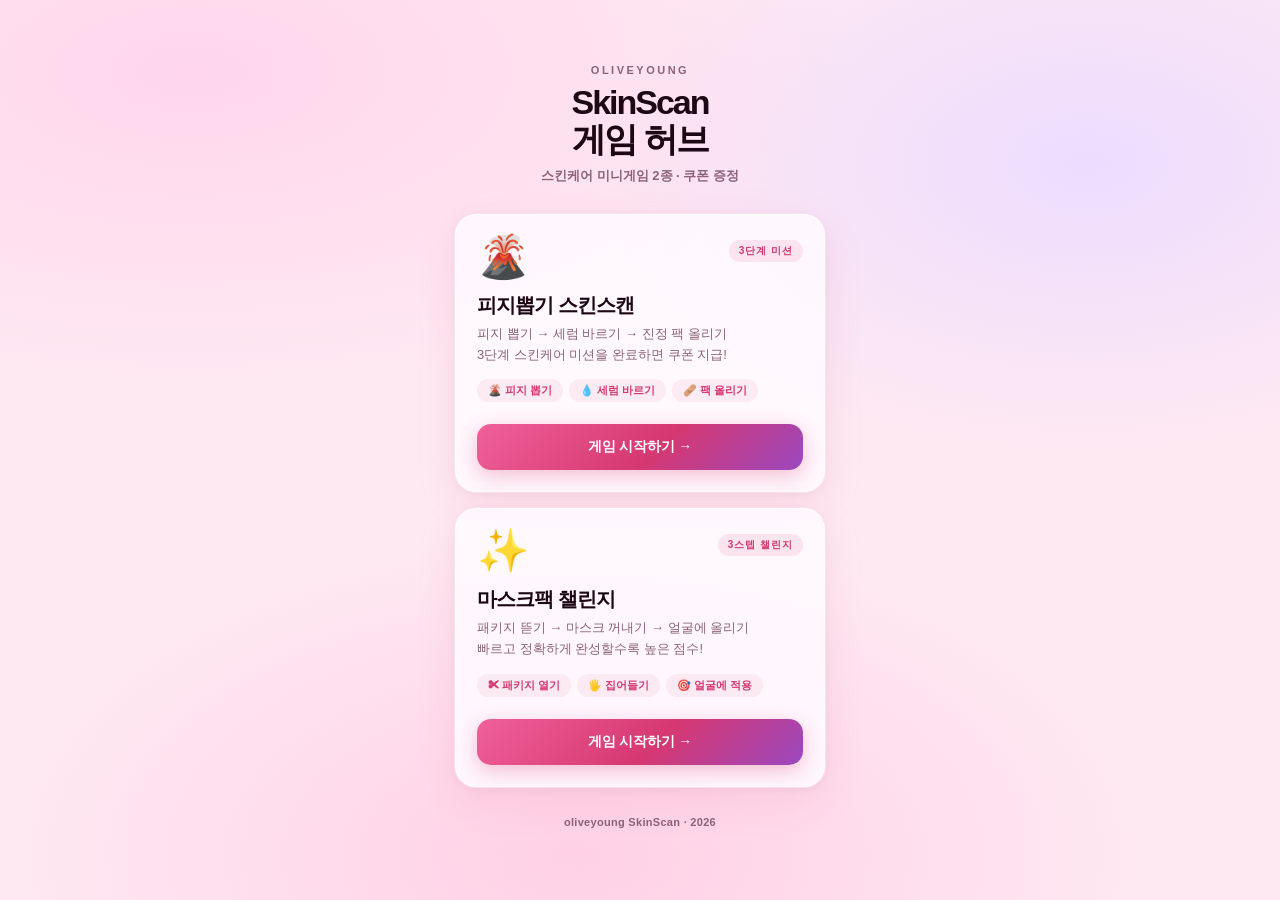
<file: index.html>
<!DOCTYPE html>
<html lang="ko">
<head>
<meta charset="UTF-8">
<meta name="viewport" content="width=device-width, initial-scale=1.0, user-scalable=no">
<title>oliveyoung SkinScan 게임 허브</title>
<style>
:root{
  --rose:#D63870; --rose-lt:#F0609A; --plum:#9B48C0;
  --surface:rgba(255,249,254,0.93); --text:#1C0714; --sub:#8C6278;
  --border:rgba(214,56,112,0.12);
}
*,*::before,*::after{box-sizing:border-box;margin:0;padding:0}
html,body{
  width:100%;height:100%;
  font-family:'Apple SD Gothic Neo','Noto Sans KR',-apple-system,sans-serif;
  -webkit-font-smoothing:antialiased;
  background-color:#FEE9F2;
  background-image:
    radial-gradient(ellipse 80% 55% at 15% 8%, #FFD6EC 0%, transparent 65%),
    radial-gradient(ellipse 65% 55% at 85% 18%, #EDDCFF 0%, transparent 60%),
    radial-gradient(ellipse 70% 55% at 45% 95%, #FFD0E6 0%, transparent 65%);
  display:flex;align-items:center;justify-content:center;min-height:100vh;
}
.wrap{
  width:100%;max-width:420px;
  padding:40px 24px 48px;
  display:flex;flex-direction:column;align-items:center;gap:28px;
}
.brand{text-align:center}
.brand-eye{font-size:11px;font-weight:800;color:var(--sub);letter-spacing:2.5px;text-transform:uppercase;margin-bottom:8px}
.brand-title{font-size:34px;font-weight:900;color:var(--text);letter-spacing:-2px;line-height:1.1}
.brand-sub{font-size:13px;color:var(--sub);margin-top:8px;font-weight:600}

.games{width:100%;display:flex;flex-direction:column;gap:14px}

.game-card{
  background:var(--surface);
  border-radius:22px;
  border:1px solid var(--border);
  box-shadow:0 12px 40px rgba(214,56,112,0.1),0 2px 8px rgba(0,0,0,0.04),
             inset 0 0 0 1px rgba(255,255,255,0.85);
  overflow:hidden;
  text-decoration:none;
  display:block;
  transition:transform 0.15s,box-shadow 0.15s;
  -webkit-tap-highlight-color:transparent;
}
.game-card:active{transform:scale(0.98);box-shadow:0 6px 20px rgba(214,56,112,0.12)}

.card-top{padding:22px 22px 0;display:flex;align-items:flex-start;justify-content:space-between;gap:12px}
.card-icon{font-size:42px;line-height:1}
.card-badge{
  font-size:10px;font-weight:800;letter-spacing:1px;text-transform:uppercase;
  padding:4px 10px;border-radius:20px;
  background:rgba(214,56,112,0.1);color:var(--rose);
  margin-top:4px;white-space:nowrap;
}
.card-body{padding:14px 22px 22px}
.card-name{font-size:20px;font-weight:900;color:var(--text);letter-spacing:-1px;margin-bottom:5px}
.card-desc{font-size:13px;color:var(--sub);line-height:1.6}
.card-steps{display:flex;gap:6px;margin-top:14px;flex-wrap:wrap}
.step-pill{
  font-size:11px;font-weight:700;padding:4px 11px;border-radius:20px;
  background:rgba(214,56,112,0.07);color:var(--rose);
}

.card-cta{
  margin:0 22px 22px;padding:14px;
  background:linear-gradient(135deg,var(--rose-lt) 0%,var(--rose) 55%,var(--plum) 100%);
  border-radius:14px;text-align:center;
  font-size:14px;font-weight:800;color:white;letter-spacing:-0.2px;
  box-shadow:0 6px 20px rgba(214,56,112,0.3);
}

.footer{text-align:center;font-size:11px;color:var(--sub);font-weight:600;letter-spacing:0.3px}
</style>
</head>
<body>
<div class="wrap">
  <div class="brand">
    <p class="brand-eye">oliveyoung</p>
    <h1 class="brand-title">SkinScan<br>게임 허브</h1>
    <p class="brand-sub">스킨케어 미니게임 2종 · 쿠폰 증정</p>
  </div>

  <div class="games">
    <a class="game-card" href="pore-game.html">
      <div class="card-top">
        <span class="card-icon">🌋</span>
        <span class="card-badge">3단계 미션</span>
      </div>
      <div class="card-body">
        <p class="card-name">피지뽑기 스킨스캔</p>
        <p class="card-desc">피지 뽑기 → 세럼 바르기 → 진정 팩 올리기<br>3단계 스킨케어 미션을 완료하면 쿠폰 지급!</p>
        <div class="card-steps">
          <span class="step-pill">🌋 피지 뽑기</span>
          <span class="step-pill">💧 세럼 바르기</span>
          <span class="step-pill">🩹 팩 올리기</span>
        </div>
      </div>
      <div class="card-cta">게임 시작하기 →</div>
    </a>

    <a class="game-card" href="mask-game.html">
      <div class="card-top">
        <span class="card-icon">✨</span>
        <span class="card-badge">3스텝 챌린지</span>
      </div>
      <div class="card-body">
        <p class="card-name">마스크팩 챌린지</p>
        <p class="card-desc">패키지 뜯기 → 마스크 꺼내기 → 얼굴에 올리기<br>빠르고 정확하게 완성할수록 높은 점수!</p>
        <div class="card-steps">
          <span class="step-pill">✂ 패키지 열기</span>
          <span class="step-pill">🖐 집어들기</span>
          <span class="step-pill">🎯 얼굴에 적용</span>
        </div>
      </div>
      <div class="card-cta">게임 시작하기 →</div>
    </a>
  </div>

  <p class="footer">oliveyoung SkinScan · 2026</p>
</div>
</body>
</html>
</file>
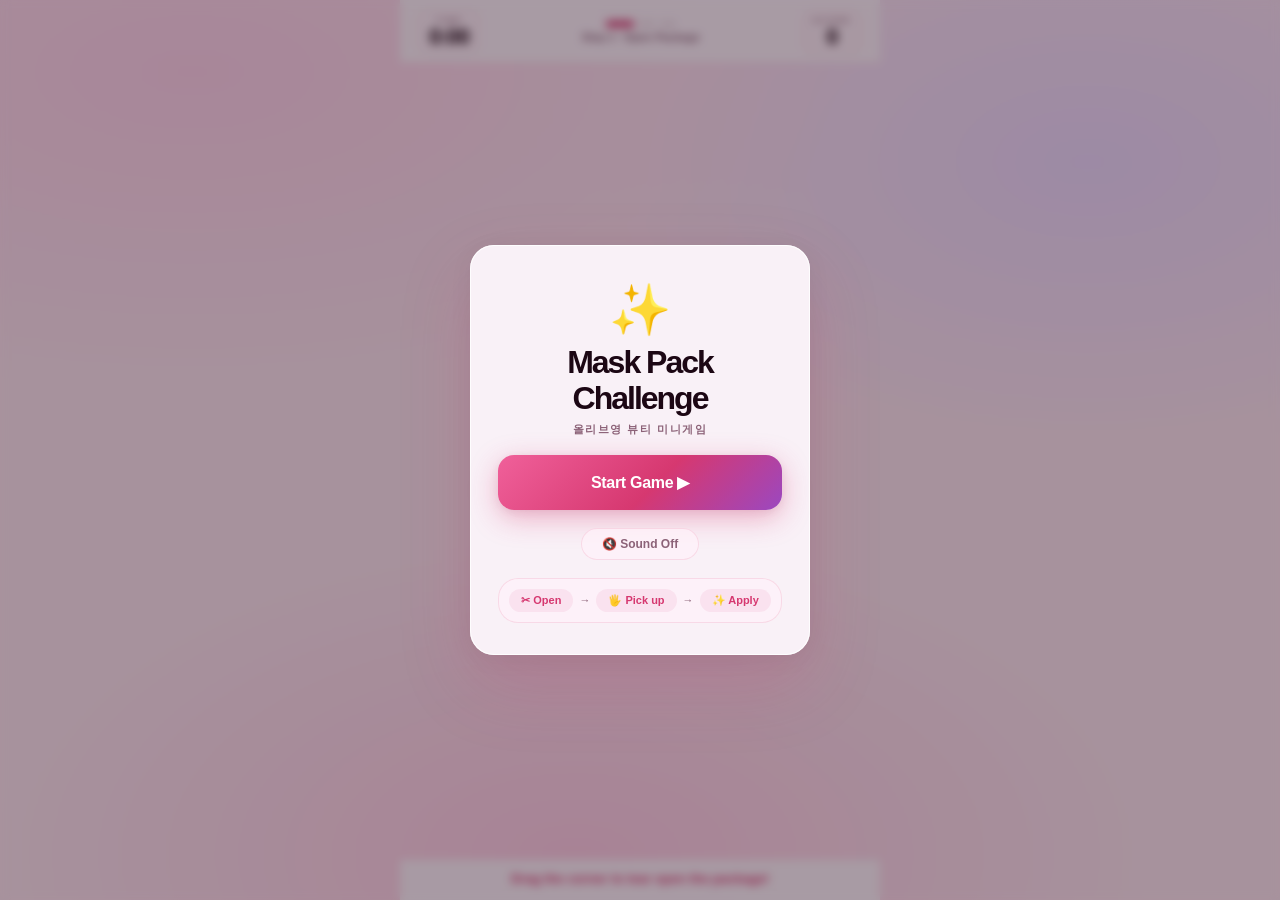
<file: mask-game.html>
<!DOCTYPE html>
<html lang="en">
<head>
  <meta charset="UTF-8">
  <meta name="viewport" content="width=device-width, initial-scale=1.0, user-scalable=no">
  <title>Mask Pack Challenge</title>
  <link rel="stylesheet" href="style.css">
</head>
<body>

<!-- ── Start Screen ── -->
<div id="startScreen" class="overlay active">
  <div class="start-inner">
    <div class="logo-wrap">
      <div class="logo-sparkle">✨</div>
      <h1 class="game-title">Mask Pack<br>Challenge</h1>
      <p class="game-sub">올리브영 뷰티 미니게임</p>
    </div>
    <div class="best-wrap" id="bestWrap" style="display:none">
      <span class="best-label">🏆 BEST</span>
      <span class="best-val" id="bestVal">0</span>
    </div>
    <button class="btn-primary" id="btnStart">Start Game ▶</button>
    <div class="music-row">
      <button class="btn-music" id="btnMusic">🔇 Sound Off</button>
    </div>
    <div class="steps-preview">
      <div class="step-chip">✂ Open</div>
      <div class="step-arrow">→</div>
      <div class="step-chip">🖐 Pick up</div>
      <div class="step-arrow">→</div>
      <div class="step-chip">✨ Apply</div>
    </div>
  </div>
</div>

<!-- ── Complete Screen ── -->
<div id="completeScreen" class="overlay">
  <canvas id="confettiCanvas"></canvas>
  <div class="complete-inner">
    <div class="complete-face" id="completeFace"></div>
    <h2 class="complete-title" id="completeTitle">Perfect!</h2>
    <div class="stars-row" id="starsRow"></div>
    <div class="score-card">
      <div class="score-row">
        <span class="score-label">Score</span>
        <span class="score-num" id="finalScore">0</span>
      </div>
      <div class="score-row" id="newBestRow" style="display:none">
        <span class="score-label new-best">🏆 New Best!</span>
      </div>
      <div class="score-details" id="scoreDetails"></div>
    </div>
    <div class="complete-btns">
      <button class="btn-primary" id="btnReplay">Play Again</button>
      <button class="btn-secondary" id="btnHome">Home</button>
    </div>
  </div>
</div>

<!-- ── Game Canvas ── -->
<div id="gameWrap">
  <div class="hud">
    <div class="hud-left">
      <div class="hud-label">TIME</div>
      <div class="hud-val" id="timerDisplay">0:00</div>
    </div>
    <div class="hud-center">
      <div class="step-dots">
        <div class="sdot active" id="sd1"></div>
        <div class="sdot" id="sd2"></div>
        <div class="sdot" id="sd3"></div>
      </div>
      <div class="hud-step-label" id="stepLabel">Step 1 · Open Package</div>
    </div>
    <div class="hud-right">
      <div class="hud-label">SCORE</div>
      <div class="hud-val" id="scoreDisplay">0</div>
    </div>
  </div>
  <canvas id="game"></canvas>
  <div class="instruction-bar" id="instrBar">
    <span id="instrText">Drag the corner to tear open the package!</span>
  </div>
</div>

<script src="script.js"></script>
</body>
</html>
</file>
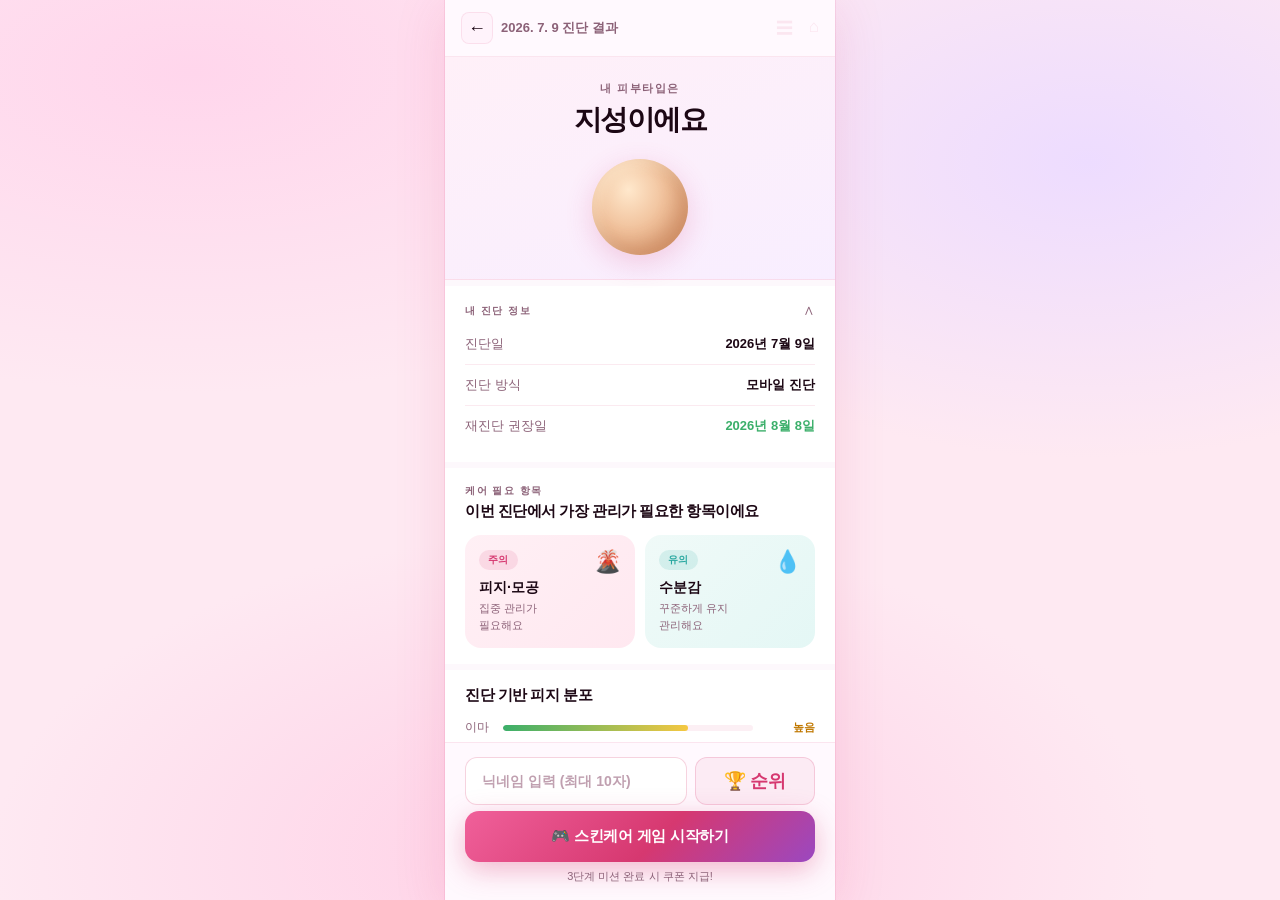
<file: pore-game.html>
<!DOCTYPE html>
<html lang="ko">
<head>
<meta charset="UTF-8">
<meta name="viewport" content="width=device-width, initial-scale=1.0, user-scalable=no">
<title>피지뽑기 — oliveyoung SkinScan</title>
<style>
/* ── Design tokens ── */
:root{
  --rose:#D63870; --rose-lt:#F0609A; --plum:#9B48C0;
  --teal:#2AA8A0; --teal-lt:#4ABFB8; --green:#3BAF6A;
  --danger:#D63870;
  --surface:rgba(255,249,254,0.93); --surface-2:rgba(255,242,250,0.72);
  --bg:#FFFFFF; --bg2:#FDF8FC;
  --text:#1C0714; --sub:#8C6278;
  --div:rgba(214,56,112,0.1); --sh:rgba(214,56,112,0.08);
  --r-lg:24px; --r-md:14px; --r-sm:10px;
}

/* ── Reset ── */
*,*::before,*::after{box-sizing:border-box;margin:0;padding:0;-webkit-tap-highlight-color:transparent;user-select:none}
body{
  font-family:'Apple SD Gothic Neo','Noto Sans KR',-apple-system,sans-serif;
  -webkit-font-smoothing:antialiased;
  background-color:#FEE9F2;
  background-image:
    radial-gradient(ellipse 80% 55% at 15% 8%, #FFD6EC 0%, transparent 65%),
    radial-gradient(ellipse 65% 55% at 85% 18%, #EDDCFF 0%, transparent 60%),
    radial-gradient(ellipse 70% 55% at 45% 95%, #FFD0E6 0%, transparent 65%);
  display:flex;justify-content:center;min-height:100vh;
}
.phone{
  width:100%;max-width:390px;
  height:100vh;height:100dvh;
  background:var(--bg);overflow:hidden;position:relative;
  box-shadow:0 0 0 1px rgba(214,56,112,0.1),0 8px 48px rgba(214,56,112,0.15);
}
.screen{display:none;flex-direction:column;height:100%}
.screen.active{display:flex}

/* ── Header ── */
.hdr{
  background:var(--surface);
  backdrop-filter:blur(18px) saturate(1.5);
  -webkit-backdrop-filter:blur(18px) saturate(1.5);
  padding:12px 16px;
  display:flex;align-items:center;gap:8px;
  border-bottom:1px solid var(--div);
  position:sticky;top:0;z-index:10;flex-shrink:0;
}
.hdr-back{
  width:32px;height:32px;display:flex;align-items:center;justify-content:center;
  cursor:pointer;color:var(--text);font-size:18px;
  border:1px solid var(--div);border-radius:8px;background:var(--surface-2);
}
.hdr-title{font-size:13px;color:var(--sub);flex:1;font-weight:600}
.hdr-icons{display:flex;gap:16px;color:var(--div);font-size:17px}

/* ── Buttons ── */
.btn{
  border:none;border-radius:var(--r-md);padding:16px 20px;
  font-size:15px;font-weight:800;cursor:pointer;width:100%;
  letter-spacing:-0.3px;transition:transform 0.12s,box-shadow 0.12s;
}
.btn:active{transform:scale(0.97) translateY(1px)}
.btn-dark{
  background:linear-gradient(135deg,var(--rose-lt) 0%,var(--rose) 55%,var(--plum) 100%);
  color:white;box-shadow:0 8px 28px rgba(214,56,112,0.35);
}
.btn-dark:active{box-shadow:0 4px 14px rgba(214,56,112,0.25)}
.btn-green{
  background:linear-gradient(135deg,#5CC87E,var(--green));
  color:white;box-shadow:0 6px 20px rgba(59,175,106,0.3);
}

.bottom-cta{
  padding:14px 20px calc(16px + env(safe-area-inset-bottom));
  background:var(--surface);backdrop-filter:blur(12px);
  border-top:1px solid var(--div);flex-shrink:0;
}
.bottom-hint{text-align:center;font-size:11px;color:var(--sub);margin-top:7px}

/* ── INTRO ── */
.intro-body{flex:1;overflow-y:auto}
.skin-hero{
  background:linear-gradient(160deg,#FFF0F8 0%,#F8EEFF 100%);
  padding:24px 20px 0;text-align:center;
  border-bottom:1px solid var(--div);
}
.skin-eyebrow{font-size:11px;color:var(--sub);margin-bottom:5px;font-weight:800;letter-spacing:1.5px;text-transform:uppercase}
.skin-name{font-size:28px;font-weight:900;color:var(--text);letter-spacing:-1.5px}
.skin-sphere-wrap{display:flex;justify-content:center;padding:20px 0 24px}
.skin-sphere{
  width:96px;height:96px;border-radius:50%;
  background:radial-gradient(ellipse at 38% 32%,#FFE8CC 0%,#F0C09A 45%,#D8906A 100%);
  box-shadow:inset -10px -10px 18px rgba(140,70,20,.22),
             inset 6px 6px 12px rgba(255,240,215,.45),
             0 8px 28px rgba(214,56,112,0.2);
}
.info-section{background:var(--bg);border-top:6px solid var(--bg2);padding:16px 20px}
.section-head{display:flex;justify-content:space-between;align-items:center;cursor:pointer;padding-bottom:4px}
.section-title{font-size:10px;font-weight:800;color:var(--sub);letter-spacing:1.5px;text-transform:uppercase}
.section-toggle{font-size:14px;color:var(--sub);transition:transform .2s}
.info-row{display:flex;justify-content:space-between;align-items:center;padding:11px 0;border-bottom:1px solid var(--div)}
.info-row:last-child{border-bottom:none}
.info-key{font-size:13px;color:var(--sub)}
.info-val{font-size:13px;font-weight:700;color:var(--text)}
.info-val.hl{color:var(--green);font-weight:800}
.care-section{background:var(--bg);border-top:6px solid var(--bg2);padding:16px 20px}
.care-eyebrow{font-size:10px;font-weight:800;color:var(--sub);letter-spacing:1.5px;text-transform:uppercase;margin-bottom:4px}
.care-main-title{font-size:15px;font-weight:800;color:var(--text);margin-bottom:14px;letter-spacing:-0.5px}
.care-grid{display:flex;gap:10px}
.care-card{flex:1;border-radius:16px;padding:14px}
.care-card.danger{background:linear-gradient(135deg,#FFF0F5,#FFE8F0)}
.care-card.mild{background:linear-gradient(135deg,#F0FAF8,#E4F7F5)}
.care-badge{display:inline-block;font-size:10px;font-weight:800;padding:3px 9px;border-radius:20px;margin-bottom:9px;letter-spacing:.3px}
.care-card.danger .care-badge{background:rgba(214,56,112,0.12);color:var(--rose)}
.care-card.mild .care-badge{background:rgba(42,168,160,0.14);color:var(--teal)}
.care-card-name{font-size:14px;font-weight:900;color:var(--text);margin-bottom:3px}
.care-card-desc{font-size:11px;color:var(--sub);line-height:1.55}
.care-card-icon{font-size:22px;float:right}
.zone-bar-row{display:flex;align-items:center;gap:10px;margin-bottom:11px}
.zone-bar-row:last-child{margin-bottom:0}
.zone-nm{font-size:12px;color:var(--sub);width:28px;flex-shrink:0}
.zone-track{flex:1;height:6px;background:rgba(214,56,112,0.08);border-radius:3px;overflow:hidden}
.zone-fill{height:100%;border-radius:3px}
.zone-lv{font-size:11px;font-weight:800;width:52px;text-align:right;flex-shrink:0}
.cta-links{background:var(--bg);border-top:6px solid var(--bg2);display:flex;flex-direction:column}
.cta-link{display:flex;align-items:center;gap:12px;padding:15px 20px;border-bottom:1px solid var(--div);cursor:pointer}
.cta-link:last-child{border-bottom:none}
.cta-icon{width:38px;height:38px;border-radius:50%;display:flex;align-items:center;justify-content:center;font-size:17px;flex-shrink:0}
.cta-icon.green{background:rgba(59,175,106,0.12)}
.cta-icon.blue{background:rgba(155,72,192,0.12)}
.cta-link-title{font-size:13px;font-weight:700;color:var(--text)}
.cta-link-sub{font-size:12px;color:var(--sub);margin-top:1px}
.cta-arr{color:rgba(214,56,112,0.3);font-size:18px;margin-left:auto}

/* ── GAME SCREEN ── */
#gameScreen{background:var(--bg2)}
.stage-bar{
  background:var(--surface);backdrop-filter:blur(12px);
  padding:9px 20px;display:flex;align-items:center;gap:12px;
  border-bottom:1px solid var(--div);flex-shrink:0;
}
.stage-steps{display:flex;gap:5px;flex:1;align-items:center}
.stage-step{
  flex:1;height:6px;border-radius:3px;
  background:rgba(214,56,112,0.1);
  transition:background .4s ease,transform .3s ease;
}
.stage-step.done{background:var(--green)}
.stage-step.active{background:var(--rose);box-shadow:0 0 8px rgba(214,56,112,0.4)}
.stage-label{font-size:11px;font-weight:800;color:var(--sub);white-space:nowrap;letter-spacing:.3px}
.game-hud{
  background:var(--surface);backdrop-filter:blur(12px);
  padding:8px 16px;display:flex;justify-content:space-between;align-items:center;
  border-bottom:1px solid var(--div);flex-shrink:0;gap:8px;
}
.hud-blk{
  text-align:center;background:var(--surface-2);
  border:1px solid var(--div);border-radius:var(--r-sm);
  padding:5px 10px;min-width:80px;
}
.hud-lbl{font-size:8px;font-weight:800;color:var(--sub);letter-spacing:2px;text-transform:uppercase;display:block;margin-bottom:1px}
.hud-val{font-size:22px;font-weight:900;color:var(--text);letter-spacing:-1px;line-height:1;font-variant-numeric:tabular-nums}
.hud-val.green{color:var(--green)}
.hud-val.red{color:var(--danger);animation:blink .4s alternate infinite}
@keyframes blink{to{opacity:.3}}
.timer-track{height:3px;background:var(--div);flex-shrink:0}
.timer-fill{height:100%;transition:width .9s linear,background .5s;background:var(--green)}
#canvasWrap{flex:1;display:flex;align-items:center;justify-content:center;padding:12px;position:relative;overflow:hidden}
#faceCanvas{touch-action:none;cursor:pointer;border-radius:20px}
.game-hint-bar{
  position:absolute;bottom:0;left:0;right:0;text-align:center;padding:8px 20px 16px;
  pointer-events:none;background:linear-gradient(transparent,rgba(253,248,252,.94));
}
#gameHint{font-size:13px;color:var(--sub);font-weight:700}

/* Stage overlays */
.stage-overlay{
  position:absolute;inset:0;
  display:flex;flex-direction:column;align-items:center;justify-content:center;
  background:rgba(255,249,254,0.97);backdrop-filter:blur(4px);
  z-index:20;gap:14px;transition:opacity .3s ease;border-radius:20px;
}
.stage-overlay.hidden{opacity:0;pointer-events:none}
.ov-icon{font-size:52px;line-height:1}
.ov-stage-num{font-size:10px;font-weight:800;color:var(--sub);letter-spacing:2px;text-transform:uppercase}
.ov-title{font-size:26px;font-weight:900;color:var(--text);letter-spacing:-1px}
.ov-desc{font-size:14px;color:var(--sub);text-align:center;padding:0 32px;line-height:1.7;white-space:pre-line}
.ov-countdown{
  font-size:72px;font-weight:900;color:var(--rose);letter-spacing:-4px;
  font-variant-numeric:tabular-nums;animation:pop .9s ease-out forwards;
}
@keyframes pop{0%{transform:scale(.3);opacity:.3}40%{transform:scale(1.2)}100%{transform:scale(1);opacity:1}}
.ov-btn{
  padding:15px 44px;border-radius:30px;font-size:15px;font-weight:800;
  border:none;cursor:pointer;letter-spacing:-0.3px;transition:transform .1s;
  background:linear-gradient(135deg,var(--rose-lt),var(--rose),var(--plum));
  color:white;box-shadow:0 8px 24px rgba(214,56,112,0.32);
}
.ov-btn:active{transform:scale(.96)}
.ov-btn.green-btn{background:linear-gradient(135deg,#5CC87E,var(--green));box-shadow:0 8px 24px rgba(59,175,106,0.3)}
.ov-btn.outline{background:transparent;border:2px solid rgba(214,56,112,0.3);color:var(--rose);box-shadow:none}
.fail-msg{font-size:14px;color:var(--sub);text-align:center}

/* VFX */
.score-pop{position:fixed;pointer-events:none;z-index:99;font-size:16px;font-weight:900;color:var(--rose);animation:sfloat .85s ease-out forwards}
@keyframes sfloat{to{transform:translateY(-54px);opacity:0}}
.combo-pop{position:fixed;pointer-events:none;z-index:100;font-size:13px;font-weight:900;color:white;background:var(--rose);padding:5px 14px;border-radius:20px;box-shadow:0 4px 16px rgba(214,56,112,0.4);animation:sfloat .9s ease-out forwards;white-space:nowrap}

/* Result stars */
.result-stars{display:flex;gap:8px;margin-bottom:12px}
.rstar{font-size:36px;line-height:1;filter:drop-shadow(0 2px 8px rgba(200,150,0,.45));opacity:0;transform:scale(0) rotate(-20deg);transition:opacity .35s,transform .35s cubic-bezier(0.2,1.6,.5,1)}
.rstar.show{opacity:1;transform:scale(1) rotate(0)}

/* New record banner */
.new-record-banner{background:linear-gradient(135deg,#FFD700,#FFA020);color:white;font-size:13px;font-weight:900;padding:8px 24px;border-radius:20px;letter-spacing:.3px;margin-bottom:14px;display:none;box-shadow:0 4px 16px rgba(255,180,0,.35);animation:pop .5s cubic-bezier(0.2,1.6,.5,1)}

/* Stage breakdown */
.stage-breakdown{background:white;border-radius:14px;width:100%;padding:14px 18px;margin-bottom:14px;box-shadow:0 4px 16px rgba(214,56,112,0.07);border:1px solid rgba(214,56,112,0.08)}
.breakdown-title{font-size:10px;font-weight:800;color:var(--sub);letter-spacing:1.5px;text-transform:uppercase;margin-bottom:10px}
.breakdown-row{display:flex;justify-content:space-between;align-items:center;padding:7px 0;border-bottom:1px solid var(--div)}
.breakdown-row:last-child{border-bottom:none}
.breakdown-stage{font-size:12px;color:var(--sub);font-weight:700}
.breakdown-time{font-size:12px;font-weight:800;color:var(--text);font-variant-numeric:tabular-nums}
.breakdown-pts{font-size:12px;color:var(--rose);font-weight:900}

/* Best score bar on intro */
.best-bar{display:none;align-items:center;justify-content:center;gap:8px;background:linear-gradient(135deg,#FFF8E0,#FFF2C0);border:1px solid rgba(200,160,0,0.18);border-radius:20px;padding:8px 20px;margin-bottom:10px}
.best-bar-label{font-size:11px;font-weight:800;color:#A07808;letter-spacing:.5px}
.best-bar-val{font-size:18px;font-weight:900;color:#6E4400;font-variant-numeric:tabular-nums}

/* Nickname input */
.nick-row{display:flex;gap:8px;width:100%;margin-bottom:6px}
.nick-input{flex:1;border:1.5px solid rgba(214,56,112,0.22);border-radius:12px;padding:11px 16px;font-size:14px;font-weight:700;color:var(--text);background:white;outline:none;font-family:inherit}
.nick-input:focus{border-color:var(--rose);box-shadow:0 0 0 3px rgba(214,56,112,0.12)}
.nick-input::placeholder{color:#C0A0B0;font-weight:600}

/* Leaderboard overlay */
.lb-overlay{position:fixed;inset:0;z-index:200;background:rgba(28,7,20,0.55);backdrop-filter:blur(8px);-webkit-backdrop-filter:blur(8px);display:flex;align-items:flex-end;justify-content:center;opacity:0;pointer-events:none;transition:opacity .3s}
.lb-overlay.open{opacity:1;pointer-events:all}
.lb-sheet{background:white;border-radius:24px 24px 0 0;width:100%;max-width:480px;padding:0 0 env(safe-area-inset-bottom,16px);max-height:85vh;display:flex;flex-direction:column;transform:translateY(100%);transition:transform .35s cubic-bezier(0.2,1,.5,1)}
.lb-overlay.open .lb-sheet{transform:translateY(0)}
.lb-handle{width:40px;height:4px;background:rgba(0,0,0,0.12);border-radius:2px;margin:12px auto 0}
.lb-hdr{display:flex;align-items:center;justify-content:space-between;padding:16px 22px 12px}
.lb-title{font-size:18px;font-weight:900;color:var(--text);letter-spacing:-1px}
.lb-close{font-size:22px;color:var(--sub);cursor:pointer;line-height:1;padding:4px}
.lb-list{flex:1;overflow-y:auto;padding:0 18px 20px}
.lb-empty{text-align:center;color:var(--sub);font-size:14px;font-weight:600;padding:32px 0}
.lb-entry{display:flex;align-items:center;gap:12px;padding:12px 8px;border-bottom:1px solid var(--div)}
.lb-entry:last-child{border-bottom:none}
.lb-rank{font-size:18px;font-weight:900;color:var(--sub);min-width:28px;text-align:center;font-variant-numeric:tabular-nums}
.lb-rank.gold{color:#D4A200}.lb-rank.silver{color:#8A9AA8}.lb-rank.bronze{color:#A0642A}
.lb-medal{font-size:18px;min-width:28px;text-align:center}
.lb-name{flex:1;font-size:14px;font-weight:800;color:var(--text)}
.lb-you{font-size:10px;font-weight:800;color:var(--rose);background:rgba(214,56,112,0.1);border-radius:10px;padding:2px 7px;margin-left:4px}
.lb-score{font-size:17px;font-weight:900;color:var(--rose);font-variant-numeric:tabular-nums;letter-spacing:-0.5px}
.lb-date{font-size:10px;color:var(--sub);text-align:right;margin-top:2px}
.lb-grade{font-size:11px;font-weight:800;color:white;background:var(--rose);border-radius:8px;padding:2px 7px}

/* ── COUPON SCREEN ── */
#couponScreen{background:linear-gradient(160deg,#FFF0F8 0%,#F8F4FF 50%,#EDF8F6 100%)}
.coupon-body{flex:1;overflow-y:auto;display:flex;flex-direction:column;align-items:center;padding:32px 24px 24px;gap:0}
.coupon-emoji{
  font-size:72px;line-height:1;margin-bottom:16px;
  animation:floatBounce 1.4s ease-in-out infinite alternate;
  filter:drop-shadow(0 4px 12px rgba(214,56,112,0.25));
}
@keyframes floatBounce{to{transform:translateY(-12px)}}
.coupon-headline{font-size:26px;font-weight:900;color:var(--text);letter-spacing:-1.5px;text-align:center;margin-bottom:6px}
.coupon-sub{font-size:14px;color:var(--sub);text-align:center;line-height:1.7;margin-bottom:28px}
.coupon-card{
  background:white;border-radius:22px;width:100%;
  box-shadow:0 12px 40px rgba(214,56,112,0.14),0 2px 8px rgba(0,0,0,0.04);
  overflow:hidden;margin-bottom:24px;
  border:1px solid rgba(255,255,255,0.8);
}
.coupon-top{
  background:linear-gradient(135deg,#1C0714 0%,#2D1030 60%,#1C1040 100%);
  padding:24px 24px 20px;position:relative;overflow:hidden;
}
.coupon-top::before{
  content:'';position:absolute;inset:0;
  background:radial-gradient(ellipse 120% 80% at 80% 20%,rgba(214,56,112,0.28) 0%,transparent 60%),
             radial-gradient(ellipse 80% 60% at 20% 80%,rgba(155,72,192,0.22) 0%,transparent 60%);
}
.coupon-brand{font-size:10px;font-weight:900;letter-spacing:3px;color:rgba(255,255,255,.5);margin-bottom:8px;position:relative}
.coupon-title{font-size:20px;font-weight:900;color:white;letter-spacing:-.5px;position:relative;line-height:1.3}
.coupon-value{font-size:13px;color:rgba(255,255,255,.6);margin-top:6px;position:relative}
.coupon-stars{position:absolute;top:12px;right:16px;font-size:36px;opacity:.12;line-height:1}
.coupon-dot-row{display:flex;margin:0 -1px;align-items:center}
.coupon-dot{width:22px;height:22px;border-radius:50%;background:#F8F4FF;flex-shrink:0}
.coupon-dash{flex:1;border-top:2px dashed rgba(214,56,112,0.15)}
.coupon-bottom{padding:18px 24px 22px}
.coupon-code-label{font-size:10px;font-weight:800;color:var(--sub);letter-spacing:1.5px;text-transform:uppercase;margin-bottom:8px}
.coupon-code{font-size:22px;font-weight:900;color:var(--rose);letter-spacing:5px;font-variant-numeric:tabular-nums}
.coupon-expiry{font-size:12px;color:var(--sub);margin-top:8px}
.score-summary{
  background:white;border-radius:16px;width:100%;padding:16px;
  display:flex;gap:0;box-shadow:0 4px 16px rgba(214,56,112,0.08);
  margin-bottom:16px;border:1px solid rgba(214,56,112,0.08);
}
.score-item{flex:1;text-align:center;border-right:1px solid var(--div)}
.score-item:last-child{border-right:none}
.score-num{font-size:24px;font-weight:900;color:var(--text);font-variant-numeric:tabular-nums;letter-spacing:-1px}
.score-lbl{font-size:11px;color:var(--sub);margin-top:3px;font-weight:700}
.product-reco{width:100%;margin-bottom:24px}
.reco-label{font-size:13px;font-weight:800;color:var(--text);margin-bottom:12px}
.product-scroll{display:flex;gap:12px;overflow-x:auto;padding-bottom:4px;scrollbar-width:none}
.product-scroll::-webkit-scrollbar{display:none}
.product-card{
  min-width:118px;flex-shrink:0;background:white;border-radius:16px;overflow:hidden;
  box-shadow:0 4px 16px rgba(214,56,112,0.09);border:1px solid rgba(214,56,112,0.07);
}
.product-thumb{
  width:118px;height:108px;
  background:linear-gradient(145deg,#FFF0F8,#F8EEFF);
  display:flex;align-items:center;justify-content:center;font-size:36px;
}
.product-body{padding:10px}
.product-brand{font-size:9px;color:var(--sub);font-weight:800;letter-spacing:1px;text-transform:uppercase}
.product-name{font-size:11px;font-weight:700;color:var(--text);margin-top:3px;line-height:1.4}
.product-price{font-size:12px;font-weight:900;color:var(--rose);margin-top:5px}
</style>

<div class="phone">

<!-- ══ INTRO SCREEN ══ -->
<div class="screen active" id="introScreen">
  <div class="hdr">
    <button class="hdr-back">←</button>
    <span class="hdr-title">2026. 7. 9 진단 결과</span>
    <div class="hdr-icons"><span>☰</span><span>⌂</span></div>
  </div>
  <div class="intro-body">
    <div class="skin-hero">
      <p class="skin-eyebrow">내 피부타입은</p>
      <p class="skin-name">지성이에요</p>
      <div class="skin-sphere-wrap"><div class="skin-sphere"></div></div>
    </div>
    <div class="info-section">
      <div class="section-head" onclick="this.nextElementSibling.style.display=this.nextElementSibling.style.display==='none'?'':'none';this.querySelector('.section-toggle').style.transform=this.nextElementSibling.style.display===''?'':'rotate(180deg)'">
        <span class="section-title">내 진단 정보</span>
        <span class="section-toggle">∧</span>
      </div>
      <div>
        <div class="info-row"><span class="info-key">진단일</span><span class="info-val">2026년 7월 9일</span></div>
        <div class="info-row"><span class="info-key">진단 방식</span><span class="info-val">모바일 진단</span></div>
        <div class="info-row"><span class="info-key">재진단 권장일</span><span class="info-val hl">2026년 8월 8일</span></div>
      </div>
    </div>
    <div class="care-section">
      <p class="care-eyebrow">케어 필요 항목</p>
      <p class="care-main-title">이번 진단에서 가장 관리가 필요한 항목이에요</p>
      <div class="care-grid">
        <div class="care-card danger"><span class="care-card-icon">🌋</span><div class="care-badge">주의</div><div class="care-card-name">피지·모공</div><div class="care-card-desc">집중 관리가<br>필요해요</div></div>
        <div class="care-card mild"><span class="care-card-icon">💧</span><div class="care-badge">유의</div><div class="care-card-name">수분감</div><div class="care-card-desc">꾸준하게 유지<br>관리해요</div></div>
      </div>
    </div>
    <div style="background:var(--bg);border-top:6px solid var(--bg2);padding:16px 20px">
      <p style="font-size:15px;font-weight:800;color:var(--text);margin-bottom:14px;letter-spacing:-.5px">진단 기반 피지 분포</p>
      <div class="zone-bar-row"><span class="zone-nm">이마</span><div class="zone-track"><div class="zone-fill" style="width:74%;background:linear-gradient(90deg,#3BAF6A,#F5C842)"></div></div><span class="zone-lv" style="color:#C07800">높음</span></div>
      <div class="zone-bar-row"><span class="zone-nm">코</span><div class="zone-track"><div class="zone-fill" style="width:96%;background:linear-gradient(90deg,#3BAF6A,#D63870)"></div></div><span class="zone-lv" style="color:#D63870">매우 높음</span></div>
      <div class="zone-bar-row"><span class="zone-nm">볼</span><div class="zone-track"><div class="zone-fill" style="width:38%;background:#3BAF6A"></div></div><span class="zone-lv" style="color:#3BAF6A">낮음</span></div>
      <div class="zone-bar-row"><span class="zone-nm">턱</span><div class="zone-track"><div class="zone-fill" style="width:55%;background:linear-gradient(90deg,#3BAF6A,#F5C842)"></div></div><span class="zone-lv" style="color:#C07800">보통</span></div>
    </div>
    <div class="cta-links">
      <div class="cta-link"><div class="cta-icon green">📲</div><div style="flex:1"><div class="cta-link-title">친구랑 같이 스킨스캔 해보기</div><div class="cta-link-sub">계절마다 달라지는 피부 타입을 공유해요</div></div><span class="cta-arr">›</span></div>
      <div class="cta-link"><div class="cta-icon blue">💬</div><div style="flex:1"><div class="cta-link-title">올리브영의 스킨스캔은 어떤가요?</div><div class="cta-link-sub">의견 보내기</div></div><span class="cta-arr">›</span></div>
    </div>
    <div style="height:10px"></div>
  </div>
  <div class="bottom-cta">
    <div class="nick-row">
      <input class="nick-input" id="nickInput" type="text" maxlength="10" placeholder="닉네임 입력 (최대 10자)" autocomplete="off">
      <button class="btn" style="padding:11px 14px;font-size:18px;background:rgba(214,56,112,0.07);color:var(--rose);border:1.5px solid rgba(214,56,112,0.2);border-radius:12px;white-space:nowrap" onclick="showLeaderboard()">🏆 순위</button>
    </div>
    <div class="best-bar" id="bestBar">
      <span class="best-bar-label">🏅 최고 기록</span>
      <span class="best-bar-val" id="introBest">0</span>
      <span class="best-bar-label">점</span>
    </div>
    <button class="btn btn-dark" onclick="enterGame()">🎮 스킨케어 게임 시작하기</button>
    <p class="bottom-hint">3단계 미션 완료 시 쿠폰 지급!</p>
  </div>
</div>

<!-- ══ GAME SCREEN ══ -->
<div class="screen" id="gameScreen">
  <div class="hdr">
    <button class="hdr-back" onclick="showScreen('introScreen')">←</button>
    <span class="hdr-title" id="gameHdrTitle">스테이지 1 / 3</span>
  </div>
  <div class="stage-bar">
    <div class="stage-steps">
      <div class="stage-step active" id="step1"></div>
      <div class="stage-step" id="step2"></div>
      <div class="stage-step" id="step3"></div>
    </div>
    <span class="stage-label" id="stageLabel">피지 뽑기</span>
  </div>
  <div class="game-hud">
    <div class="hud-blk"><span class="hud-lbl">SCORE</span><div class="hud-val" id="scoreDisplay">0</div></div>
    <div class="hud-blk"><span class="hud-lbl">PROGRESS</span><div class="hud-val green" id="progressDisplay">0/0</div></div>
    <div class="hud-blk"><span class="hud-lbl">TIME</span><div class="hud-val" id="timerDisplay">30</div></div>
  </div>
  <div class="timer-track"><div class="timer-fill" id="timerFill" style="width:100%"></div></div>
  <div id="canvasWrap">
    <canvas id="faceCanvas" touch-action="none"></canvas>
    <div class="game-hint-bar"><p id="gameHint"></p></div>
    <div class="stage-overlay" id="stageIntroOv">
      <div class="ov-icon" id="ovIcon"></div>
      <div class="ov-stage-num" id="ovNum"></div>
      <div class="ov-title" id="ovTitle"></div>
      <div class="ov-desc" id="ovDesc"></div>
      <button class="ov-btn" id="ovStartBtn" onclick="startCountdown()">시작하기</button>
    </div>
    <div class="stage-overlay hidden" id="countdownOv">
      <div class="ov-countdown" id="countNum">3</div>
    </div>
    <div class="stage-overlay hidden" id="stageClearOv">
      <div class="ov-icon">🎉</div>
      <div class="ov-title" id="clearTitle">스테이지 클리어!</div>
      <div class="fail-msg" id="clearScore"></div>
      <button class="ov-btn green-btn" id="clearBtn" onclick="nextStage()">다음 스테이지 →</button>
    </div>
    <div class="stage-overlay hidden" id="failOv">
      <div class="ov-icon">⏰</div>
      <div class="ov-title">시간 초과!</div>
      <div class="fail-msg" id="failMsg">조금만 더 빠르게 해봐요</div>
      <button class="ov-btn" onclick="retryStage()">🔄 다시 도전</button>
    </div>
  </div>
</div>

<!-- ══ COUPON SCREEN ══ -->
<div class="screen" id="couponScreen">
  <div class="hdr">
    <button class="hdr-back" onclick="showScreen('introScreen')">←</button>
    <span class="hdr-title">스킨케어 완료</span>
  </div>
  <div class="coupon-body">
    <div class="coupon-emoji">🌿</div>
    <div class="result-stars">
      <span class="rstar" id="rstar1">⭐</span>
      <span class="rstar" id="rstar2">⭐</span>
      <span class="rstar" id="rstar3">⭐</span>
    </div>
    <div class="new-record-banner" id="newRecordBanner">🏆 신기록 달성!</div>
    <p class="coupon-headline" id="couponHeadline">피부 케어 완성!</p>
    <p class="coupon-sub">3단계 스킨케어 미션을 완료했어요.<br>특별 할인 쿠폰을 드려요!</p>
    <div class="coupon-card">
      <div class="coupon-top">
        <div class="coupon-stars">✦</div>
        <div class="coupon-brand">OLIVEYOUNG</div>
        <div class="coupon-title">모공 케어 세트 20% 할인</div>
        <div class="coupon-value">스킨스캔 게임 완료 보상</div>
      </div>
      <div class="coupon-dot-row">
        <div class="coupon-dot"></div>
        <div class="coupon-dash"></div>
        <div class="coupon-dot"></div>
      </div>
      <div class="coupon-bottom">
        <div class="coupon-code-label">쿠폰 코드</div>
        <div class="coupon-code">SKIN-0710</div>
        <div class="coupon-expiry">유효기간: 2026년 8월 10일까지 · 최대 5,000원 할인</div>
      </div>
    </div>
    <div class="stage-breakdown" id="stageBreakdown"></div>
    <div class="score-summary">
      <div class="score-item"><div class="score-num" id="finalTotalScore">0</div><div class="score-lbl">총 점수</div></div>
      <div class="score-item"><div class="score-num" id="bestDisplay">0</div><div class="score-lbl">최고 기록</div></div>
      <div class="score-item"><div class="score-num" id="finalGrade">A</div><div class="score-lbl">등급</div></div>
    </div>
    <div class="product-reco">
      <div class="reco-label">🧴 추천 케어 제품</div>
      <div class="product-scroll">
        <div class="product-card"><div class="product-thumb">🫙</div><div class="product-body"><div class="product-brand">COSRX</div><div class="product-name">BHA 블랙헤드 파워 리퀴드</div><div class="product-price">18,000원</div></div></div>
        <div class="product-card"><div class="product-thumb">🧴</div><div class="product-body"><div class="product-brand">SOME BY MI</div><div class="product-name">AHA·BHA 30일 세럼</div><div class="product-price">16,900원</div></div></div>
        <div class="product-card"><div class="product-thumb">🌋</div><div class="product-body"><div class="product-brand">innisfree</div><div class="product-name">화산송이 모공 마스크</div><div class="product-price">4,500원</div></div></div>
        <div class="product-card"><div class="product-thumb">✨</div><div class="product-body"><div class="product-brand">Laneige</div><div class="product-name">워터뱅크 블루 히알루론 세럼</div><div class="product-price">38,000원</div></div></div>
      </div>
    </div>
    <button class="btn btn-dark" style="margin-bottom:10px">🛒 쿠폰으로 제품 구매하기</button>
    <button class="btn" style="background:var(--bg2);color:var(--text);border:1px solid var(--div)" onclick="enterGame()">🔄 다시 플레이</button>
    <div style="height:20px"></div>
  </div>
</div>

<!-- ══ LEADERBOARD OVERLAY ══ -->
<div class="lb-overlay" id="lbOverlay" onclick="if(event.target===this)closeLeaderboard()">
  <div class="lb-sheet">
    <div class="lb-handle"></div>
    <div class="lb-hdr">
      <span class="lb-title">🏆 명예의 전당</span>
      <span class="lb-close" onclick="closeLeaderboard()">✕</span>
    </div>
    <div class="lb-list" id="lbList">
      <div class="lb-empty">아직 기록이 없어요.<br>게임을 플레이해보세요!</div>
    </div>
  </div>
</div>

</div><!-- .phone -->

<script>
// ─── State ───
let stage=1, score=0, totalScore=0;
let timeLeft=30, timerIV=null, rafId=null;
let gameActive=false, stageScore=0;
let playerName='';
let bestScore=parseInt(localStorage.getItem('poreBest')||'0');
let leaderboard=JSON.parse(localStorage.getItem('poreLB')||'[]');
let lastTapTime=0, comboCount=0;
let stageTimes={}, stageStartTime=0, stagePts={};

const STAGE_CFG={
  1:{name:'피지 뽑기',icon:'🌋',desc:'T존에 몰린 피지를 모두\n꾹 눌러 뽑아봐요!',time:30,hint:'피지를 탭해서 뽑아봐요!',color:'#D63870'},
  2:{name:'세럼 바르기',icon:'💧',desc:'모공을 조여주는 세럼을 발라줘요!\n탭하거나 드래그해서 얼굴 전체에 꼼꼼히 펴바르세요',time:25,hint:'탭·드래그로 세럼을 발라봐요!',color:'#2AA8A0'},
  3:{name:'진정 팩 올리기',icon:'🩹',desc:'피부에 자극이 많이 생겼네요!\n진정팩을 잡아 얼굴 위에 올려주세요',time:20,hint:'팩을 드래그해서 얼굴에 올려봐요!',color:'#9B48C0'},
};

// ─── Canvas ───
let canvas, ctx, CW, CH;
function setupCanvas(){
  canvas=document.getElementById('faceCanvas');
  const wrap=document.getElementById('canvasWrap');
  const rect=wrap.getBoundingClientRect();
  const size=Math.min(rect.width-24,rect.height-60,310);
  CW=CH=size; canvas.width=CW; canvas.height=CH;
  canvas.style.width=CW+'px'; canvas.style.height=CH+'px';
  ctx=canvas.getContext('2d');
}

// ─── Face ───
function drawFace(clean=false,maskProgress=0){
  const sg=ctx.createRadialGradient(CW*.5,CH*.42,8,CW*.5,CH*.42,CW*.52);
  sg.addColorStop(0,clean?'#FFE8D4':'#FFCBA4');
  sg.addColorStop(1,clean?'#F5C5A0':'#F0C090');
  ctx.beginPath(); ctx.ellipse(CW*.5,CH*.44,CW*.44,CH*.46,0,0,Math.PI*2);
  ctx.fillStyle=sg; ctx.fill();
  ctx.beginPath(); ctx.ellipse(CW*.5,CH*.1,CW*.43,CH*.18,0,Math.PI,Math.PI*2);
  ctx.fillStyle='#1A1A1A'; ctx.fill();
  [[CW*.27,CH*.52,-.3],[CW*.73,CH*.52,.3]].forEach(([bx,by,r])=>{
    const bg=ctx.createRadialGradient(bx,by,0,bx,by,26);
    bg.addColorStop(0,'rgba(255,148,168,.24)'); bg.addColorStop(1,'transparent');
    ctx.fillStyle=bg; ctx.beginPath(); ctx.ellipse(bx,by,26,16,r,0,Math.PI*2); ctx.fill();
  });
  [[CW*.35,CH*.37],[CW*.65,CH*.37]].forEach(([ex,ey])=>{
    ctx.beginPath(); ctx.ellipse(ex,ey,12,7.5,0,0,Math.PI*2); ctx.fillStyle='white'; ctx.fill();
    ctx.beginPath(); ctx.ellipse(ex,ey,7,7.5,0,0,Math.PI*2); ctx.fillStyle='#1A1A1A'; ctx.fill();
    ctx.beginPath(); ctx.ellipse(ex+3,ey-2,2,2.5,0,0,Math.PI*2); ctx.fillStyle='white'; ctx.fill();
  });
  ctx.beginPath(); ctx.moveTo(CW*.39,CH*.67);
  ctx.quadraticCurveTo(CW*.5,clean?CH*.76:CH*.71,CW*.61,CH*.67);
  ctx.lineWidth=2; ctx.strokeStyle='rgba(180,80,80,.7)'; ctx.stroke();
  const hl=ctx.createRadialGradient(CW*.36,CH*.26,0,CW*.36,CH*.26,38);
  hl.addColorStop(0,`rgba(255,255,255,${clean?.65:.22})`); hl.addColorStop(1,'transparent');
  ctx.fillStyle=hl; ctx.beginPath(); ctx.ellipse(CW*.36,CH*.26,30,20,-.4,0,Math.PI*2); ctx.fill();
  if(maskProgress>0){
    ctx.save();
    ctx.beginPath(); ctx.ellipse(CW*.5,CH*.44,CW*.44,CH*.46,0,0,Math.PI*2); ctx.clip();
    ctx.fillStyle=`rgba(240,248,255,${Math.min(maskProgress*.7,.65)})`;
    ctx.fillRect(0,0,CW,CH); ctx.restore();
  }
  if(clean){
    ctx.font='12px serif'; ctx.fillStyle='rgba(0,0,0,.5)';
    ctx.fillText('✨',CW*.08,CH*.28); ctx.fillText('✨',CW*.8,CH*.2);
  }
}

// ─── Stage 1: Pore extraction ───
let pores=[];
const ZONES_2D=[
  {cx:.50,cy:.26,rx:.20,ry:.10,n:8,sz:[5,11]},
  {cx:.50,cy:.46,rx:.08,ry:.08,n:5,sz:[6,11]},
  {cx:.50,cy:.57,rx:.10,ry:.09,n:8,sz:[7,13]},
  {cx:.50,cy:.70,rx:.08,ry:.05,n:3,sz:[5,9]},
  {cx:.28,cy:.52,rx:.09,ry:.08,n:3,sz:[3,6]},
  {cx:.72,cy:.52,rx:.09,ry:.08,n:3,sz:[3,6]},
  {cx:.50,cy:.80,rx:.13,ry:.05,n:4,sz:[4,8]},
];
function buildPores(){
  pores=[];
  const cols=['#F5C842','#F0B830','#FAD060','#E8B010','#F2CA55'];
  ZONES_2D.forEach(z=>{
    for(let i=0;i<z.n;i++){
      const a=Math.random()*Math.PI*2,rr=Math.sqrt(Math.random());
      pores.push({x:z.cx*CW+Math.cos(a)*z.rx*CW*rr,y:z.cy*CH+Math.sin(a)*z.ry*CH*rr,
        r:z.sz[0]+Math.random()*(z.sz[1]-z.sz[0]),color:cols[~~(Math.random()*cols.length)],
        popped:false,extracting:false,extractStart:0,phase:Math.random()*Math.PI*2});
    }
  });
}
function drawPore(p){
  if(p.popped) return;
  if(p.extracting){ drawExtraction(p); return; }
  const pulse=1+Math.sin(Date.now()*.004+p.phase)*.12,r=p.r*pulse;
  const glow=ctx.createRadialGradient(p.x,p.y,0,p.x,p.y,r*2.5);
  glow.addColorStop(0,'rgba(245,200,66,.2)'); glow.addColorStop(1,'transparent');
  ctx.fillStyle=glow; ctx.beginPath(); ctx.arc(p.x,p.y,r*2.5,0,Math.PI*2); ctx.fill();
  ctx.beginPath(); ctx.arc(p.x,p.y,r*1.1,0,Math.PI*2); ctx.fillStyle='rgba(80,45,12,.4)'; ctx.fill();
  const sg=ctx.createRadialGradient(p.x-r*.2,p.y-r*.2,0,p.x,p.y,r);
  sg.addColorStop(0,'#FFF9C4'); sg.addColorStop(.5,p.color); sg.addColorStop(1,'#B87820');
  ctx.fillStyle=sg; ctx.beginPath(); ctx.arc(p.x,p.y,r,0,Math.PI*2); ctx.fill();
}
function drawExtraction(p){
  const el=Date.now()-p.extractStart;
  if(el<320){
    const t=el/320,ease=t<.5?2*t*t:-1+(4-2*t)*t;
    const plugH=p.r*3*ease,plugW=p.r*.7,sy=p.y-p.r;
    const pg=ctx.createLinearGradient(p.x-plugW,sy-plugH,p.x+plugW,sy);
    pg.addColorStop(0,'#FFF9C4'); pg.addColorStop(.4,'#E8C090'); pg.addColorStop(1,'#C8956A');
    ctx.fillStyle=pg; ctx.beginPath();
    ctx.moveTo(p.x-plugW,sy); ctx.lineTo(p.x-plugW*.6,sy-plugH);
    ctx.quadraticCurveTo(p.x,sy-plugH-p.r*.5,p.x+plugW*.6,sy-plugH);
    ctx.lineTo(p.x+plugW,sy); ctx.closePath(); ctx.fill();
    ctx.beginPath(); ctx.arc(p.x,p.y,p.r*.5,0,Math.PI*2); ctx.fillStyle='rgba(100,55,20,.4)'; ctx.fill();
  } else if(el<700){
    const t=(el-320)/380,dropY=p.y-p.r-p.r*3-t*p.r*5;
    ctx.globalAlpha=1-t;
    const pg=ctx.createLinearGradient(p.x-p.r*.7,dropY-p.r*3,p.x+p.r*.7,dropY);
    pg.addColorStop(0,'#FFF9C4'); pg.addColorStop(.5,'#E8C090'); pg.addColorStop(1,'#C8956A');
    ctx.fillStyle=pg; ctx.beginPath();
    ctx.moveTo(p.x-p.r*.7,dropY); ctx.lineTo(p.x-p.r*.42,dropY-p.r*3);
    ctx.quadraticCurveTo(p.x,dropY-p.r*3.5,p.x+p.r*.42,dropY-p.r*3);
    ctx.lineTo(p.x+p.r*.7,dropY); ctx.closePath(); ctx.fill();
    ctx.globalAlpha=1;
    ctx.beginPath(); ctx.arc(p.x,p.y,p.r*.45,0,Math.PI*2); ctx.fillStyle='rgba(100,55,20,.3)'; ctx.fill();
  } else { p.extracting=false; p.popped=true; }
}
function getCombo(){
  const now=Date.now();
  if(now-lastTapTime<1400) comboCount=Math.min(comboCount+1,5);
  else comboCount=1;
  lastTapTime=now;
  return comboCount;
}
function showComboPop(cx,cy,mult){
  if(mult<2) return;
  const labels={2:'COMBO ×2 🔥',3:'COMBO ×3 💥',4:'COMBO ×4 ⚡',5:'MAX ×5 ✨'};
  const el=document.createElement('div'); el.className='combo-pop';
  el.style.cssText=`left:${cx-60}px;top:${cy-58}px`; el.textContent=labels[mult];
  document.body.appendChild(el); setTimeout(()=>el.remove(),900);
}
function tapPore(x,y){
  for(const p of pores){
    if(p.popped||p.extracting) continue;
    if(Math.hypot(x-p.x,y-p.y)>p.r*2.5) continue;
    p.extracting=true; p.extractStart=Date.now();
    const mult=getCombo();
    const pts=Math.ceil(p.r/3)*mult;
    addScore(pts);
    if(navigator.vibrate) navigator.vibrate(22);
    setTimeout(()=>{ checkStage1Clear(); },750);
    return {pts,mult};
  }
  return null;
}
function checkStage1Clear(){ if(pores.every(p=>p.popped)) stageClear(); }

// ─── Stage 2: Serum spread ───
let serumCvs,serumCtx2,serumRipples=[],serumCoverage=0,coverFrame=0,lastDragT=0;
function buildSerum(){
  serumCvs=document.createElement('canvas');
  serumCvs.width=CW; serumCvs.height=CH;
  serumCtx2=serumCvs.getContext('2d');
  serumRipples=[]; serumCoverage=0; coverFrame=0; lastDragT=0;
}
function spawnSerumAt(x,y,isDrag){
  const fcx=CW*.5,fcy=CH*.44,frx=CW*.44,fry=CH*.46;
  if(((x-fcx)/frx)**2+((y-fcy)/fry)**2>1) return false;
  const maxR=isDrag?CW*.13:CW*.18,dur=isDrag?900:1300;
  serumRipples.push({x,y,prevR:0,maxR,start:Date.now(),duration:dur});
  if(!isDrag){ addScore(4); if(navigator.vibrate) navigator.vibrate(15); }
  return true;
}
function tapSerum(x,y){ spawnSerumAt(x,y,false); }
function onMoveInput(e){
  if(!gameActive) return; e.preventDefault();
  const {x,y}=getPos(e);
  if(stage===2){
    const now=Date.now();
    if(now-lastDragT<70) return;
    lastDragT=now; spawnSerumAt(x,y,true);
  } else if(stage===3){ moveMaskTo(x,y); }
}
function onEndInput(e){ if(!gameActive) return; if(stage===3) releaseMask(); }
function updateSerumCvs(){
  serumRipples.forEach(r=>{
    const t=Math.min((Date.now()-r.start)/r.duration,1);
    const ease=t<.5?2*t*t:-1+(4-2*t)*t;
    const newR=r.maxR*ease;
    if(newR>r.prevR+1){
      const g=serumCtx2.createRadialGradient(r.x,r.y,newR*.1,r.x,r.y,newR);
      g.addColorStop(0,'rgba(120,205,248,0.92)');
      g.addColorStop(.7,'rgba(100,195,245,0.8)');
      g.addColorStop(1,'rgba(80,180,240,0)');
      serumCtx2.fillStyle=g;
      serumCtx2.beginPath(); serumCtx2.arc(r.x,r.y,newR,0,Math.PI*2); serumCtx2.fill();
      r.prevR=newR;
    }
  });
  serumRipples=serumRipples.filter(r=>Date.now()-r.start<r.duration+80);
}
function drawSerumRipples(){
  serumRipples.forEach(r=>{
    const t=Math.min((Date.now()-r.start)/r.duration,1);
    const ease=t<.5?2*t*t:-1+(4-2*t)*t;
    const rad=r.maxR*ease,alpha=Math.max(0,(1-t)*.7);
    if(alpha<0.01) return;
    ctx.beginPath(); ctx.arc(r.x,r.y,rad,0,Math.PI*2);
    ctx.strokeStyle=`rgba(40,170,230,${alpha})`;
    ctx.lineWidth=2.5; ctx.stroke();
    if(t<0.25&&rad<40){
      const g2=ctx.createRadialGradient(r.x,r.y,0,r.x,r.y,22);
      g2.addColorStop(0,`rgba(210,245,255,${(1-t/.25)*.6})`);
      g2.addColorStop(1,'transparent');
      ctx.fillStyle=g2; ctx.beginPath(); ctx.arc(r.x,r.y,22,0,Math.PI*2); ctx.fill();
    }
  });
}
function measureSerumCoverage(){
  const fcx=CW*.5,fcy=CH*.44,frx=CW*.42,fry=CH*.44;
  const d=serumCtx2.getImageData(0,0,CW,CH).data;
  let total=0,covered=0;
  for(let y=0;y<CH;y+=4) for(let x=0;x<CW;x+=4){
    if(((x-fcx)/frx)**2+((y-fcy)/fry)**2<=1){ total++; if(d[(y*CW+x)*4+3]>25) covered++; }
  }
  return total>0?covered/total:0;
}

// ─── Stage 3: Mask drag-and-place ───
let maskLayer=null,maskState='idle',maskPos=null,maskBaseY=0;
let maskDragActive=false,maskPlaceStart=0,maskPlaceFrom=null;
function buildPack(){
  maskState='idle'; maskDragActive=false;
  maskBaseY=CH*.90; maskPos={x:CW/2,y:maskBaseY};
  maskPlaceFrom=null; createMaskLayer();
}
function createMaskLayer(){
  maskLayer=document.createElement('canvas');
  maskLayer.width=CW; maskLayer.height=CH;
  const mc=maskLayer.getContext('2d');
  const cx=CW/2,cy=CH/2,mw=CW*.82,mh=CH*.55,r=14;
  const mg=mc.createLinearGradient(0,cy-mh/2,0,cy+mh/2);
  mg.addColorStop(0,'#F2F8FF'); mg.addColorStop(1,'#E4EFFF');
  mc.fillStyle=mg;
  mc.beginPath();
  mc.moveTo(cx-mw/2+r,cy-mh/2); mc.lineTo(cx+mw/2-r,cy-mh/2);
  mc.quadraticCurveTo(cx+mw/2,cy-mh/2,cx+mw/2,cy-mh/2+r);
  mc.lineTo(cx+mw/2,cy+mh/2-r);
  mc.quadraticCurveTo(cx+mw/2,cy+mh/2,cx+mw/2-r,cy+mh/2);
  mc.lineTo(cx-mw/2+r,cy+mh/2);
  mc.quadraticCurveTo(cx-mw/2,cy+mh/2,cx-mw/2,cy+mh/2-r);
  mc.lineTo(cx-mw/2,cy-mh/2+r);
  mc.quadraticCurveTo(cx-mw/2,cy-mh/2,cx-mw/2+r,cy-mh/2);
  mc.closePath(); mc.fill();
  mc.strokeStyle='rgba(140,195,240,.5)'; mc.lineWidth=1.5; mc.stroke();
  mc.strokeStyle='rgba(170,210,245,.35)'; mc.lineWidth=1;
  [.33,.66].forEach(t=>{
    mc.beginPath(); mc.moveTo(cx-mw/2+r,cy-mh/2+mh*t); mc.lineTo(cx+mw/2-r,cy-mh/2+mh*t); mc.stroke();
  });
  mc.globalCompositeOperation='destination-out';
  const eox=mw*.20,eoy=mh*.07,ew=mw*.125,eh=mh*.11;
  mc.beginPath(); mc.ellipse(cx-eox,cy-eoy,ew,eh,0,0,Math.PI*2); mc.fill();
  mc.beginPath(); mc.ellipse(cx+eox,cy-eoy,ew,eh,0,0,Math.PI*2); mc.fill();
  mc.beginPath(); mc.ellipse(cx,cy+mh*.22,mw*.07,mh*.065,0,0,Math.PI*2); mc.fill();
}
function renderMaskAt(px,py,alpha,scale=1){
  if(!maskLayer) return;
  ctx.save(); ctx.globalAlpha=alpha;
  ctx.translate(px,py); ctx.scale(scale,scale); ctx.translate(-px,-py);
  ctx.drawImage(maskLayer,px-CW/2,py-CH/2); ctx.restore();
}
function startMaskDrag(x,y){
  if(maskState==='placed'||maskState==='landing') return;
  maskDragActive=true; maskState='dragging'; maskPos={x,y};
}
function moveMaskTo(x,y){ if(maskDragActive) maskPos={x,y}; }
function releaseMask(){
  if(!maskDragActive) return;
  maskDragActive=false;
  const fcx=CW*.5,fcy=CH*.44;
  const dist=Math.hypot(maskPos.x-fcx,maskPos.y-fcy);
  maskPlaceFrom={...maskPos}; maskPlaceStart=Date.now();
  maskState=dist<CW*.4?'landing':'returning';
}
function tapPack(x,y){ startMaskDrag(x,y); }

// ─── Render loop ───
function renderFrame(){
  if(!gameActive){ rafId=null; return; }
  ctx.clearRect(0,0,CW,CH);
  if(stage===1){
    drawFace(false,0); pores.forEach(drawPore);
  } else if(stage===2){
    drawFace(true,0);
    updateSerumCvs();
    ctx.save();
    ctx.beginPath(); ctx.ellipse(CW*.5,CH*.44,CW*.44,CH*.46,0,0,Math.PI*2); ctx.clip();
    ctx.globalAlpha=.6; ctx.drawImage(serumCvs,0,0); ctx.globalAlpha=1;
    drawSerumRipples(); ctx.restore();
    coverFrame++;
    if(coverFrame%8===0){
      serumCoverage=measureSerumCoverage();
      const pct=Math.round(serumCoverage*100);
      document.getElementById('progressDisplay').textContent=pct+'%';
      if(serumCoverage>=0.85&&gameActive) stageClear();
    }
    if(serumCoverage>0){
      const rx=CW*.88,ry=CW*.13,r=CW*.058;
      ctx.save();
      ctx.beginPath(); ctx.arc(rx,ry,r,0,Math.PI*2);
      ctx.strokeStyle='rgba(42,168,160,0.15)'; ctx.lineWidth=4; ctx.stroke();
      ctx.beginPath(); ctx.arc(rx,ry,r,-Math.PI/2,-Math.PI/2+serumCoverage*Math.PI*2);
      ctx.strokeStyle='#2AA8A0'; ctx.lineWidth=4; ctx.lineCap='round'; ctx.stroke();
      ctx.font=`bold ${Math.round(CW*.04)}px system-ui`;
      ctx.textAlign='center'; ctx.textBaseline='middle';
      ctx.fillStyle='#2AA8A0';
      ctx.fillText(Math.round(serumCoverage*100)+'%',rx,ry);
      ctx.restore();
    }
  } else if(stage===3){
    const fcx=CW*.5,fcy=CH*.44;
    if(maskState==='placed'){
      drawFace(true,.65); renderMaskAt(fcx,fcy,.70);
      const t=(Date.now()-maskPlaceStart)/900;
      ['#FFE082','#80DEEA','#CE93D8','#A5D6A7','#FFAB91'].forEach((c,i)=>{
        const a=t*2.5+i*Math.PI*.4,rad=26+i*7;
        ctx.fillStyle=c; ctx.globalAlpha=Math.max(0,1-t*.6);
        ctx.beginPath(); ctx.arc(fcx+Math.cos(a)*rad,fcy+Math.sin(a)*rad,4,0,Math.PI*2); ctx.fill();
        ctx.globalAlpha=1;
      });
    } else if(maskState==='landing'){
      const t=Math.min((Date.now()-maskPlaceStart)/650,1);
      const ease=t<.5?2*t*t:-1+(4-2*t)*t;
      const px=maskPlaceFrom.x+(fcx-maskPlaceFrom.x)*ease;
      const py=maskPlaceFrom.y+(fcy-maskPlaceFrom.y)*ease;
      const bounce=t>.72?Math.sin((t-.72)/.28*Math.PI)*.06:0;
      drawFace(true,ease*.55); renderMaskAt(px,py,.58+ease*.14,1+bounce);
      if(t>=1){
        maskState='placed'; maskPlaceStart=Date.now();
        if(navigator.vibrate) navigator.vibrate([20,10,20,10,30]);
        setTimeout(stageClear,1300);
      }
    } else if(maskState==='returning'){
      const t=Math.min((Date.now()-maskPlaceStart)/400,1);
      const ease=t<.5?2*t*t:-1+(4-2*t)*t;
      const px=maskPlaceFrom.x+(CW/2-maskPlaceFrom.x)*ease;
      const py=maskPlaceFrom.y+(maskBaseY-maskPlaceFrom.y)*ease;
      drawFace(true,0); renderMaskAt(px,py,.82);
      if(t>=1){ maskState='idle'; maskPos={x:CW/2,y:maskBaseY}; }
    } else {
      drawFace(true,0);
      renderMaskAt(maskPos.x,maskPos.y,maskState==='dragging'?.72:.84);
      if(maskState==='idle'){
        const ay=maskPos.y-CW*.40;
        const a=.45+Math.sin(Date.now()*.004)*.35;
        const bob=Math.sin(Date.now()*.004)*6;
        ctx.save(); ctx.globalAlpha=a; ctx.strokeStyle='#9B48C0'; ctx.lineWidth=2.5; ctx.lineCap='round';
        ctx.beginPath(); ctx.moveTo(CW/2,ay+bob+14); ctx.lineTo(CW/2,ay+bob-4); ctx.stroke();
        ctx.beginPath(); ctx.moveTo(CW/2-8,ay+bob+4); ctx.lineTo(CW/2,ay+bob-8); ctx.lineTo(CW/2+8,ay+bob+4); ctx.stroke();
        ctx.restore();
      }
    }
  }
  rafId=requestAnimationFrame(renderFrame);
}

// ─── Input ───
function getPos(e){
  const rect=canvas.getBoundingClientRect(),scale=CW/rect.width;
  const src=e.touches?e.touches[0]:e;
  return {x:(src.clientX-rect.left)*scale,y:(src.clientY-rect.top)*scale};
}
function onTap(e){
  if(!gameActive) return; e.preventDefault();
  const {x,y}=getPos(e);
  const scx=e.touches?e.touches[0].clientX:e.clientX;
  const scy=e.touches?e.touches[0].clientY:e.clientY;
  if(stage===1){
    const res=tapPore(x,y);
    if(res){ showScorePop(scx,scy,res.pts); showComboPop(scx,scy,res.mult); }
  } else if(stage===2){ tapSerum(x,y);
  } else if(stage===3){ tapPack(x,y); }
}

// ─── Score / HUD ───
function addScore(pts){ stageScore+=pts; score+=pts; document.getElementById('scoreDisplay').textContent=score; }
function showScorePop(cx,cy,pts){
  if(!pts) return;
  const el=document.createElement('div'); el.className='score-pop';
  el.style.cssText=`left:${cx-22}px;top:${cy-28}px`; el.textContent='+'+pts;
  document.body.appendChild(el); setTimeout(()=>el.remove(),900);
}
function updateHUD(){
  document.getElementById('timerDisplay').textContent=timeLeft;
  document.getElementById('timerDisplay').className='hud-val'+(timeLeft<=8?' red':'');
  const pct=(timeLeft/STAGE_CFG[stage].time)*100;
  const fill=document.getElementById('timerFill');
  fill.style.width=pct+'%';
  fill.style.background=pct>60?'#3BAF6A':pct>30?'#F5A623':'#D63870';
  if(stage===2) return;
  if(stage===3){
    document.getElementById('progressDisplay').textContent=
      maskState==='placed'?'완성!':maskState==='landing'?'적용중':'드래그';
    return;
  }
  let done=0,total=0;
  if(stage===1){ total=pores.length; done=pores.filter(p=>p.popped).length; }
  document.getElementById('progressDisplay').textContent=`${done}/${total}`;
}

// ─── Stage flow ───
function showStageIntro(){
  const cfg=STAGE_CFG[stage];
  document.getElementById('gameHdrTitle').textContent=`스테이지 ${stage} / 3`;
  document.getElementById('stageLabel').textContent=cfg.name;
  document.getElementById('gameHint').textContent=cfg.hint;
  [1,2,3].forEach(i=>{
    const s=document.getElementById('step'+i);
    s.className='stage-step'+(i<stage?' done':i===stage?' active':'');
  });
  document.getElementById('ovIcon').textContent=cfg.icon;
  document.getElementById('ovNum').textContent=`STAGE ${stage} OF 3`;
  document.getElementById('ovTitle').textContent=cfg.name;
  document.getElementById('ovDesc').textContent=cfg.desc;
  showOv('stageIntroOv');
}
function showOv(id){
  ['stageIntroOv','countdownOv','stageClearOv','failOv'].forEach(x=>{
    document.getElementById(x).classList.toggle('hidden',x!==id);
  });
}
function hideAllOv(){
  ['stageIntroOv','countdownOv','stageClearOv','failOv'].forEach(x=>document.getElementById(x).classList.add('hidden'));
}
function startCountdown(){
  showOv('countdownOv');
  let n=3;
  const el=document.getElementById('countNum');
  el.textContent=n;
  const iv=setInterval(()=>{
    n--;
    if(n===0){ clearInterval(iv); beginStagePlay(); return; }
    el.style.animation='none'; el.offsetHeight; el.style.animation='';
    el.textContent=n;
  },900);
}
function beginStagePlay(){
  hideAllOv(); gameActive=true; stageScore=0;
  stageStartTime=Date.now(); comboCount=0; lastTapTime=0;
  timeLeft=STAGE_CFG[stage].time; updateHUD(); renderFrame();
  timerIV=setInterval(()=>{ timeLeft--; updateHUD(); if(timeLeft<=0) stageFail(); },1000);
}
function stageClear(){
  if(!gameActive) return;
  gameActive=false; clearInterval(timerIV);
  if(rafId){ cancelAnimationFrame(rafId); rafId=null; }
  const bonus=Math.ceil(timeLeft*3);
  addScore(bonus);
  stageTimes[stage]=Math.round((Date.now()-stageStartTime)/1000);
  stagePts[stage]=(stageScore)+bonus;
  const isFinal=(stage===3);
  document.getElementById('clearTitle').textContent=isFinal?'🎉 모든 케어 완료!':'스테이지 클리어!';
  document.getElementById('clearScore').textContent=`+${bonus}점 시간 보너스 획득!`;
  document.getElementById('clearBtn').textContent=isFinal?'쿠폰 받기 →':'다음 스테이지 →';
  document.getElementById('clearBtn').onclick=isFinal?showCoupon:nextStage;
  showOv('stageClearOv');
}
function stageFail(){
  if(!gameActive) return;
  gameActive=false; clearInterval(timerIV);
  if(rafId){ cancelAnimationFrame(rafId); rafId=null; }
  let msg='조금만 더 빠르게 해봐요 💪';
  if(stage===1){ const left=pores.filter(p=>!p.popped).length; msg=`피지 ${left}개 남았어요! 더 빠르게!`; }
  else if(stage===2){ const pct=Math.round(serumCoverage*100); msg=`${pct}% 발랐어요! 85%까지 채워봐요`; }
  document.getElementById('failMsg').textContent=msg;
  showOv('failOv');
}
function nextStage(){ stage=Math.min(stage+1,3); initStageAssets(); showStageIntro(); }
function retryStage(){ initStageAssets(); showStageIntro(); }
function initStageAssets(){
  ctx&&ctx.clearRect(0,0,CW,CH);
  if(stage===1) buildPores();
  else if(stage===2){ buildSerum(); document.getElementById('progressDisplay').textContent='0%'; }
  else if(stage===3){ buildPack(); document.getElementById('progressDisplay').textContent='드래그'; }
  if(ctx){
    if(stage===1) drawFace(false,0);
    else if(stage===2) drawFace(true,0);
    else drawFace(true,.3);
  }
}

// ─── Leaderboard ───
function showLeaderboard(){
  const medals=['🥇','🥈','🥉'];
  const rankColors=['gold','silver','bronze'];
  const curName=playerName||'익명';
  if(!leaderboard.length){
    document.getElementById('lbList').innerHTML='<div class="lb-empty">아직 기록이 없어요.<br>게임을 플레이해보세요! 🎮</div>';
  } else {
    document.getElementById('lbList').innerHTML=leaderboard.slice(0,10).map((e,i)=>`
      <div class="lb-entry">
        <span class="lb-medal">${i<3?medals[i]:''}</span>
        <span class="lb-rank${i<3?' '+rankColors[i]:''}">${i<3?'':i+1}</span>
        <span class="lb-name">${e.name}${e.name===curName?'<span class="lb-you">나</span>':''}</span>
        <div style="text-align:right">
          <div style="display:flex;align-items:center;gap:6px">
            <span class="lb-grade">${e.grade}</span>
            <span class="lb-score">${e.score}점</span>
          </div>
          <div class="lb-date">${e.date}</div>
        </div>
      </div>`).join('');
  }
  document.getElementById('lbOverlay').classList.add('open');
}
function closeLeaderboard(){ document.getElementById('lbOverlay').classList.remove('open'); }

// ─── Entry ───
function enterGame(){
  playerName=(document.getElementById('nickInput').value.trim()||'익명').slice(0,10);
  stage=1; score=0; totalScore=0; stageTimes={}; stagePts={}; comboCount=0; lastTapTime=0;
  showScreen('gameScreen');
  requestAnimationFrame(()=>{
    setupCanvas(); initStageAssets();
    canvas.addEventListener('click',onTap);
    canvas.addEventListener('touchstart',onTap,{passive:false});
    canvas.addEventListener('touchmove',onMoveInput,{passive:false});
    canvas.addEventListener('touchend',onEndInput,{passive:false});
    canvas.addEventListener('mousemove',e=>{if(e.buttons>0)onMoveInput(e);});
    canvas.addEventListener('mouseup',onEndInput);
    showStageIntro();
  });
}
function showCoupon(){
  totalScore=score;
  const isNew=totalScore>bestScore;
  if(isNew){ bestScore=totalScore; localStorage.setItem('poreBest',bestScore); }
  const g=score>=450?'S':score>=300?'A':score>=180?'B':'C';
  const stars=score>=450?3:score>=280?2:1;
  document.getElementById('finalTotalScore').textContent=totalScore;
  document.getElementById('finalGrade').textContent=g;
  document.getElementById('bestDisplay').textContent=bestScore;
  // Stars
  ['rstar1','rstar2','rstar3'].forEach((id,i)=>{
    const el=document.getElementById(id);
    el.classList.remove('show'); el.textContent=i<stars?'⭐':'☆';
    setTimeout(()=>el.classList.add('show'),320+i*160);
  });
  // New record banner
  document.getElementById('newRecordBanner').style.display=isNew?'block':'none';
  // Headline
  const hl={3:'완벽한 케어! 🏆',2:'훌륭한 케어! ✨',1:'케어 완성!'};
  document.getElementById('couponHeadline').textContent=hl[stars];
  // Stage breakdown
  const names={1:'🌋 피지 뽑기',2:'💧 세럼 바르기',3:'🩹 진정 팩'};
  const rows=[1,2,3].map(s=>`<div class="breakdown-row">
    <span class="breakdown-stage">${names[s]}</span>
    <span class="breakdown-time">${stageTimes[s]||'--'}초</span>
    <span class="breakdown-pts">+${stagePts[s]||0}pt</span>
  </div>`).join('');
  document.getElementById('stageBreakdown').innerHTML=`<div class="breakdown-title">스테이지별 기록</div>${rows}`;
  // Save to leaderboard
  const name=playerName||'익명';
  const entry={name,score:totalScore,grade:g,date:new Date().toLocaleDateString('ko-KR',{month:'short',day:'numeric'})};
  leaderboard.push(entry);
  leaderboard.sort((a,b)=>b.score-a.score);
  leaderboard=leaderboard.slice(0,20);
  localStorage.setItem('poreLB',JSON.stringify(leaderboard));
  showScreen('couponScreen');
}
function showScreen(id){
  document.querySelectorAll('.screen').forEach(s=>s.classList.remove('active'));
  document.getElementById(id).classList.add('active');
  if(id!=='gameScreen'){ gameActive=false; clearInterval(timerIV); if(rafId){cancelAnimationFrame(rafId);rafId=null;} }
  if(id==='introScreen'){
    const b=parseInt(localStorage.getItem('poreBest')||'0');
    bestScore=b;
    const bar=document.getElementById('bestBar');
    if(b>0){ bar.style.display='flex'; document.getElementById('introBest').textContent=b; }
    else { bar.style.display='none'; }
    const savedNick=localStorage.getItem('poreNick')||'';
    document.getElementById('nickInput').value=savedNick;
  }
}
// save nick on blur
document.addEventListener('DOMContentLoaded',()=>{
  document.getElementById('nickInput').addEventListener('blur',()=>{
    const v=document.getElementById('nickInput').value.trim();
    if(v) localStorage.setItem('poreNick',v);
  });
  // show best score on first load if any
  const b=parseInt(localStorage.getItem('poreBest')||'0');
  if(b>0){ document.getElementById('bestBar').style.display='flex'; document.getElementById('introBest').textContent=b; }
  const savedNick=localStorage.getItem('poreNick')||'';
  if(savedNick) document.getElementById('nickInput').value=savedNick;
});
</script>
</html>
</file>
<file: style.css>
/* ── Design tokens ── */
:root {
  --rose:      #D63870;
  --rose-lt:   #F0609A;
  --plum:      #9B48C0;
  --glow:      rgba(214,56,112,0.22);
  --surface:   rgba(255,249,254,0.93);
  --surface-2: rgba(255,242,250,0.72);
  --bg-a:      #FEE9F2;
  --bg-b:      #EDD8FF;
  --text:      #1C0714;
  --text-2:    #8C6278;
  --border:    rgba(214,56,112,0.13);
  --success:   #5BB87A;
  --r-lg:      24px;
  --r-md:      16px;
  --r-sm:      12px;
}

/* ── Reset ── */
*, *::before, *::after { box-sizing: border-box; margin: 0; padding: 0; }
html, body {
  width: 100%; height: 100%; overflow: hidden;
  font-family: 'Apple SD Gothic Neo', -apple-system, 'Noto Sans KR', sans-serif;
  -webkit-font-smoothing: antialiased;
  touch-action: none;
  -webkit-tap-highlight-color: transparent;
  user-select: none;
}

/* ── Mesh gradient background ── */
body {
  background-color: var(--bg-a);
  background-image:
    radial-gradient(ellipse 80% 55% at 15%  8%, #FFD6EC 0%, transparent 65%),
    radial-gradient(ellipse 65% 55% at 85% 18%, #EDDCFF 0%, transparent 60%),
    radial-gradient(ellipse 70% 55% at 45% 95%, #FFD0E6 0%, transparent 65%);
  display: flex; align-items: center; justify-content: center;
}

/* ── Game wrap ── */
#gameWrap {
  position: relative;
  width: 100%; max-width: 480px;
  height: 100vh; height: 100dvh;
  display: flex; flex-direction: column;
  overflow: hidden;
}

#game {
  flex: 1;
  display: block;
  width: 100%;
  cursor: grab;
  touch-action: none;
}
#game:active { cursor: grabbing; }

/* ── HUD ── */
.hud {
  display: flex; align-items: center; justify-content: space-between;
  padding: 10px 18px 8px;
  background: var(--surface);
  backdrop-filter: blur(18px) saturate(1.5);
  -webkit-backdrop-filter: blur(18px) saturate(1.5);
  border-bottom: 1px solid var(--border);
  flex-shrink: 0;
  gap: 10px;
}

.hud-left, .hud-right {
  text-align: center; min-width: 54px;
  background: var(--surface-2);
  border: 1px solid var(--border);
  border-radius: var(--r-sm);
  padding: 5px 10px;
}

.hud-center { flex: 1; text-align: center; }

.hud-label {
  font-size: 8px; font-weight: 800; letter-spacing: 2px;
  color: var(--text-2); text-transform: uppercase;
  display: block; margin-bottom: 1px;
}

.hud-val {
  font-size: 22px; font-weight: 900; color: var(--text);
  letter-spacing: -1px; line-height: 1;
  font-variant-numeric: tabular-nums;
}

/* Step progress pills */
.step-dots {
  display: flex; gap: 5px; justify-content: center;
  align-items: center; margin-bottom: 4px;
}
.sdot {
  height: 6px; border-radius: 3px;
  background: rgba(140,98,120,0.16);
  transition: background 0.4s ease, width 0.35s cubic-bezier(0.4,0,0.2,1), transform 0.3s ease;
  width: 16px;
}
.sdot.active {
  background: var(--rose);
  width: 28px;
  box-shadow: 0 0 10px var(--glow);
}
.sdot.done { background: var(--success); width: 16px; }

.hud-step-label { font-size: 11px; font-weight: 700; color: var(--text-2); }

/* ── Instruction bar ── */
.instruction-bar {
  padding: 9px 24px 13px;
  background: var(--surface);
  backdrop-filter: blur(12px);
  -webkit-backdrop-filter: blur(12px);
  text-align: center;
  border-top: 1px solid var(--border);
  flex-shrink: 0;
}
#instrText {
  font-size: 13px; font-weight: 700; color: var(--rose);
  animation: instrPulse 2.4s ease-in-out infinite;
}
@keyframes instrPulse { 0%,100%{opacity:1} 50%{opacity:0.5} }

/* ── Overlay backdrop ── */
.overlay {
  position: fixed; inset: 0;
  display: flex; align-items: center; justify-content: center;
  z-index: 50;
  opacity: 0; pointer-events: none;
  transition: opacity 0.38s cubic-bezier(0.4,0,0.2,1);
  background: rgba(28,7,20,0.38);
  backdrop-filter: blur(5px);
  -webkit-backdrop-filter: blur(5px);
}
.overlay.active { opacity: 1; pointer-events: all; }

/* ── Start screen ── */
.start-inner {
  background: var(--surface);
  border-radius: var(--r-lg);
  padding: 40px 28px 32px;
  max-width: 340px; width: 90%;
  display: flex; flex-direction: column; align-items: center; gap: 18px;
  box-shadow:
    0 28px 72px rgba(214,56,112,0.18),
    0 4px 24px rgba(0,0,0,0.05),
    inset 0 0 0 1px rgba(255,255,255,0.85);
}

.logo-wrap { text-align: center; }

.logo-sparkle {
  font-size: 50px; line-height: 1;
  margin-bottom: 10px;
  animation: logoFloat 4s ease-in-out infinite;
  display: block;
}
@keyframes logoFloat {
  0%,100% { transform: translateY(0) rotate(0deg) scale(1);   }
  30%     { transform: translateY(-6px) rotate(6deg) scale(1.06); }
  70%     { transform: translateY(-3px) rotate(-4deg) scale(1.02); }
}

.game-title {
  font-size: 32px; font-weight: 900; color: var(--text);
  letter-spacing: -2px; line-height: 1.1; text-align: center;
  text-wrap: balance;
}
.game-sub {
  font-size: 11px; font-weight: 700; color: var(--text-2);
  margin-top: 6px; letter-spacing: 1.5px; text-transform: uppercase;
}

.best-wrap {
  display: flex; align-items: center; gap: 10px;
  background: linear-gradient(135deg, #FFF8E0, #FFF2C0);
  border-radius: 20px;
  border: 1px solid rgba(200,160,0,0.18);
  padding: 8px 20px;
}
.best-label { font-size: 11px; font-weight: 800; color: #A07808; letter-spacing: 0.5px; }
.best-val   { font-size: 20px; font-weight: 900; color: #6E4400; font-variant-numeric: tabular-nums; }

/* ── Buttons ── */
.btn-primary {
  width: 100%; padding: 18px;
  background: linear-gradient(135deg, var(--rose-lt) 0%, var(--rose) 55%, var(--plum) 100%);
  color: white; border: none; border-radius: var(--r-md);
  font-size: 16px; font-weight: 800; letter-spacing: -0.3px;
  cursor: pointer;
  box-shadow: 0 8px 28px rgba(214,56,112,0.38), 0 2px 8px rgba(0,0,0,0.06);
  transition: transform 0.12s, box-shadow 0.12s;
}
.btn-primary:active {
  transform: scale(0.97) translateY(2px);
  box-shadow: 0 4px 14px rgba(214,56,112,0.28);
}

.btn-secondary {
  padding: 14px 28px; width: 100%;
  background: transparent;
  color: var(--rose); border: 2px solid rgba(214,56,112,0.22);
  border-radius: var(--r-md); font-size: 15px; font-weight: 700;
  cursor: pointer; transition: transform 0.12s, background 0.2s;
}
.btn-secondary:active { transform: scale(0.97); background: rgba(214,56,112,0.06); }

.btn-music {
  background: var(--surface-2);
  border: 1.5px solid var(--border);
  border-radius: 20px; padding: 8px 20px;
  font-size: 12px; font-weight: 700; color: var(--text-2);
  cursor: pointer; transition: background 0.2s;
}
.btn-music:active { background: rgba(214,56,112,0.09); }

.music-row { width: 100%; display: flex; justify-content: center; }

.steps-preview {
  display: flex; align-items: center; gap: 6px;
  padding: 10px 14px;
  background: var(--surface-2);
  border: 1px solid var(--border);
  border-radius: 20px; width: 100%; justify-content: center;
}
.step-chip {
  font-size: 11px; font-weight: 800; color: var(--rose);
  background: rgba(214,56,112,0.08);
  padding: 5px 12px; border-radius: 12px;
  white-space: nowrap;
}
.step-arrow { font-size: 11px; color: var(--text-2); }

/* ── Complete screen ── */
#confettiCanvas {
  position: absolute; inset: 0;
  width: 100%; height: 100%;
  pointer-events: none;
}

.complete-inner {
  background: var(--surface);
  border-radius: var(--r-lg);
  padding: 36px 28px 32px;
  max-width: 340px; width: 90%;
  display: flex; flex-direction: column; align-items: center; gap: 16px;
  box-shadow:
    0 28px 72px rgba(214,56,112,0.2),
    0 4px 24px rgba(0,0,0,0.05),
    inset 0 0 0 1px rgba(255,255,255,0.85);
  position: relative; z-index: 1;
}

.complete-face {
  font-size: 64px; line-height: 1;
  animation: celebBounce 0.7s cubic-bezier(0.2,1.6,0.5,1);
  filter: drop-shadow(0 4px 14px rgba(214,56,112,0.3));
}
@keyframes celebBounce {
  0%  { transform: scale(0.2) rotate(-20deg); opacity: 0; }
  65% { transform: scale(1.1) rotate(4deg); }
  100%{ transform: scale(1) rotate(0deg); opacity: 1; }
}

.complete-title {
  font-size: 34px; font-weight: 900; color: var(--text);
  letter-spacing: -2px;
  animation: celebBounce 0.6s 0.1s cubic-bezier(0.2,1.6,0.5,1) both;
}

.stars-row {
  display: flex; gap: 8px;
  animation: celebBounce 0.6s 0.2s cubic-bezier(0.2,1.6,0.5,1) both;
}
.star {
  font-size: 36px; line-height: 1;
  filter: drop-shadow(0 2px 6px rgba(200,150,0,0.4));
}

.score-card {
  background: linear-gradient(135deg, rgba(255,230,242,0.55), rgba(238,218,255,0.45));
  border: 1px solid var(--border);
  border-radius: var(--r-md); padding: 18px 24px;
  width: 100%; display: flex; flex-direction: column; gap: 10px;
  animation: celebBounce 0.6s 0.3s cubic-bezier(0.2,1.6,0.5,1) both;
}
.score-row { display: flex; justify-content: space-between; align-items: center; }
.score-label {
  font-size: 10px; font-weight: 800; color: var(--text-2);
  letter-spacing: 1.5px; text-transform: uppercase;
}
.score-num {
  font-size: 44px; font-weight: 900; color: var(--text);
  letter-spacing: -3px; font-variant-numeric: tabular-nums;
}
.new-best { color: #B07800; }
.score-details { font-size: 12px; color: var(--text-2); line-height: 2; }

.complete-btns {
  display: flex; flex-direction: column; gap: 10px; width: 100%;
  animation: celebBounce 0.6s 0.4s cubic-bezier(0.2,1.6,0.5,1) both;
}
</file>
